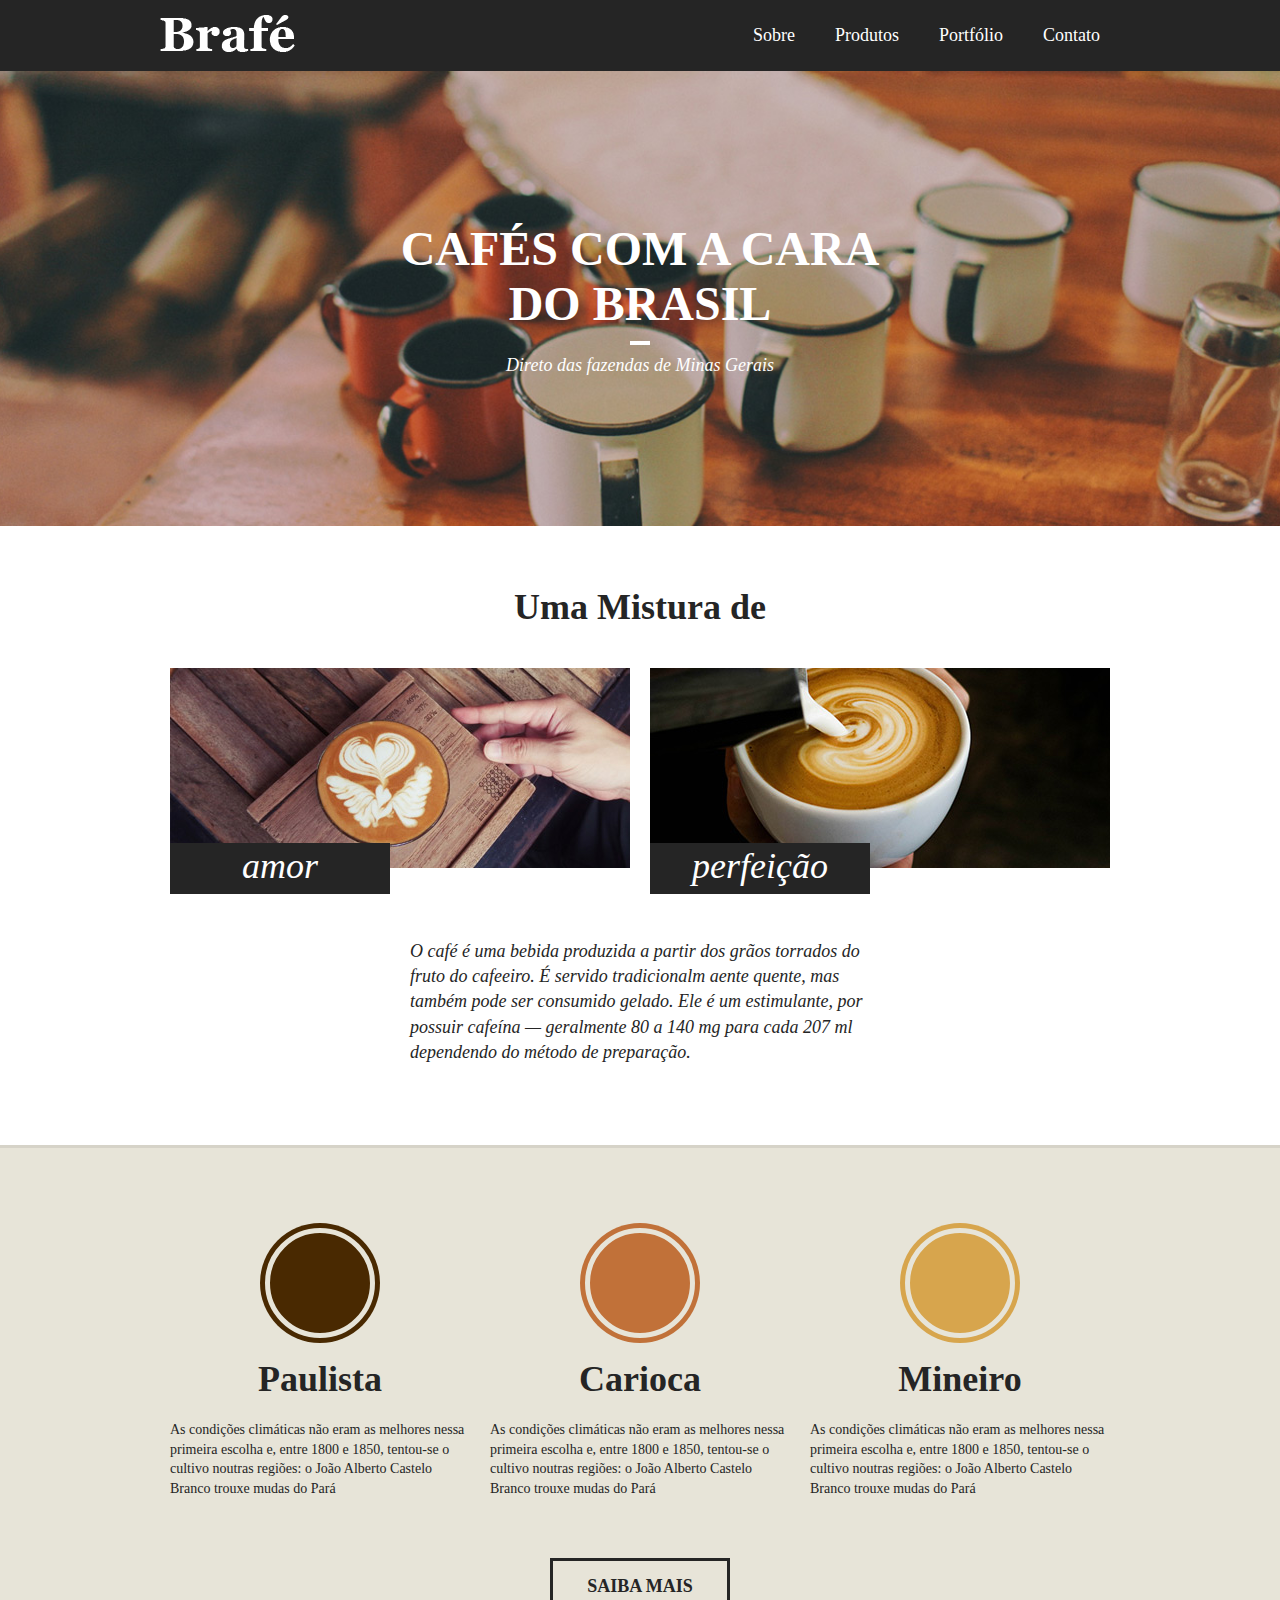
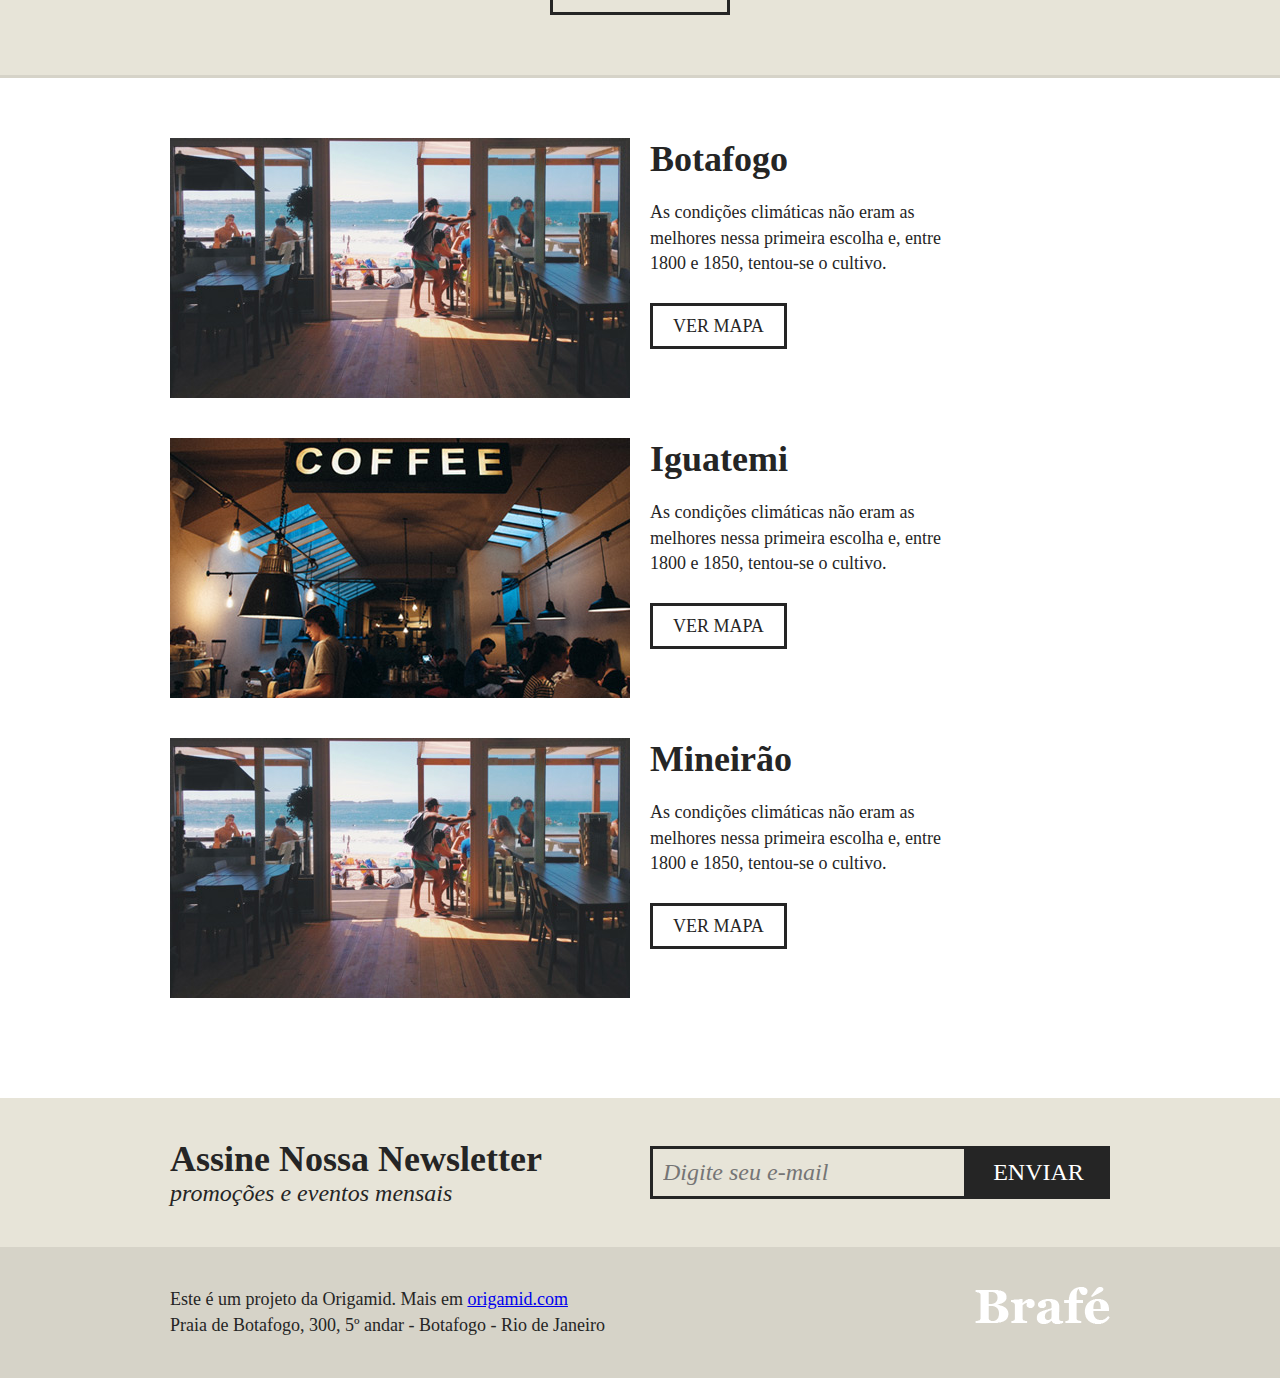
<file: flexbox/index.html>
<!DOCTYPE html>
<html>
  <head>
    <title>Brafé 1 - Flexbox</title>
    <meta charset="utf-8" />
    <meta
      name="viewport"
      content="width=device-width, initial-scale=1, shrink-to-fit=no"
    />
    <link rel="stylesheet" type="text/css" href="css/style.css" />
  </head>
  <body>
    <header class="menu">
      <div class="container">
        <a class="menu-logo" href="#"
          ><img src="img/brafe.png" alt="Brafé"
        /></a>
        <nav class="menu-nav">
          <ul>
            <li><a href="#">Sobre</a></li>
            <li><a href="#">Produtos</a></li>
            <li><a href="#">Portfólio</a></li>
            <li><a href="#">Contato</a></li>
          </ul>
        </nav>
      </div>
    </header>

    <main class="intro">
      <h1>Cafés com a cara<br />do Brasil</h1>
      <p>Direto das fazendas de Minas Gerais</p>
    </main>

    <section class="sobre">
      <h2>Uma Mistura de</h2>
      <div class="container">
        <div class="sobre-item">
          <img src="img/cafe-1.jpg" />
          <h3>amor</h3>
        </div>
        <div class="sobre-item">
          <img src="img/cafe-2.jpg" />
          <h3>perfeição</h3>
        </div>
      </div>
      <p>
        O café é uma bebida produzida a partir dos grãos torrados do fruto do
        cafeeiro. É servido tradicionalm aente quente, mas também pode ser
        consumido gelado. Ele é um estimulante, por possuir cafeína — geralmente
        80 a 140 mg para cada 207 ml dependendo do método de preparação.
      </p>
    </section>

    <section class="produtos">
      <div class="container">
        <div class="produtos-item">
          <h2 class="produtos-paulista">Paulista</h2>
          <p>
            As condições climáticas não eram as melhores nessa primeira escolha
            e, entre 1800 e 1850, tentou-se o cultivo noutras regiões: o João
            Alberto Castelo Branco trouxe mudas do Pará
          </p>
        </div>
        <div class="produtos-item">
          <h2 class="produtos-carioca">Carioca</h2>
          <p>
            As condições climáticas não eram as melhores nessa primeira escolha
            e, entre 1800 e 1850, tentou-se o cultivo noutras regiões: o João
            Alberto Castelo Branco trouxe mudas do Pará
          </p>
        </div>
        <div class="produtos-item">
          <h2 class="produtos-mineiro">Mineiro</h2>
          <p>
            As condições climáticas não eram as melhores nessa primeira escolha
            e, entre 1800 e 1850, tentou-se o cultivo noutras regiões: o João
            Alberto Castelo Branco trouxe mudas do Pará
          </p>
        </div>
      </div>
      <a class="produtos-btn" href="#">Saiba Mais</a>
    </section>

    <section class="locais">
      <div class="locais-item container">
        <div class="locais-img">
          <img src="img/botafogo.jpg" alt="Brafé unidade Botafogo" />
        </div>
        <div class="locais-info">
          <h2>Botafogo</h2>
          <p>
            As condições climáticas não eram as melhores nessa primeira escolha
            e, entre 1800 e 1850, tentou-se o cultivo.
          </p>
          <a href="#">Ver Mapa</a>
        </div>
      </div>

      <div class="locais-item container">
        <div class="locais-img">
          <img src="img/iguatemi.jpg" alt="Brafé unidade Iguatemi" />
        </div>
        <div class="locais-info">
          <h2>Iguatemi</h2>
          <p>
            As condições climáticas não eram as melhores nessa primeira escolha
            e, entre 1800 e 1850, tentou-se o cultivo.
          </p>
          <a href="#">Ver Mapa</a>
        </div>
      </div>

      <div class="locais-item container">
        <div class="locais-img">
          <img src="img/botafogo.jpg" alt="Brafé unidade Mineirão" />
        </div>
        <div class="locais-info">
          <h2>Mineirão</h2>
          <p>
            As condições climáticas não eram as melhores nessa primeira escolha
            e, entre 1800 e 1850, tentou-se o cultivo.
          </p>
          <a href="#">Ver Mapa</a>
        </div>
      </div>
    </section>

    <section class="assine">
      <div class="container">
        <div class="assine-info">
          <h2>Assine Nossa Newsletter</h2>
          <p>promoções e eventos mensais</p>
        </div>
        <form>
          <label>E-mail</label>
          <input type="text" placeholder="Digite seu e-mail" />
          <button type="submit">Enviar</button>
        </form>
      </div>
    </section>

    <footer class="footer">
      <div class="container">
        <p>
          Este é um projeto da Origamid. Mais em
          <a href="https://www.origamid.com">origamid.com</a><br />Praia de
          Botafogo, 300, 5º andar - Botafogo - Rio de Janeiro
        </p>
        <div class="footer-img">
          <img src="img/brafe.png" alt="Brafé" />
        </div>
      </div>
    </footer>
  </body>
</html>
</file>
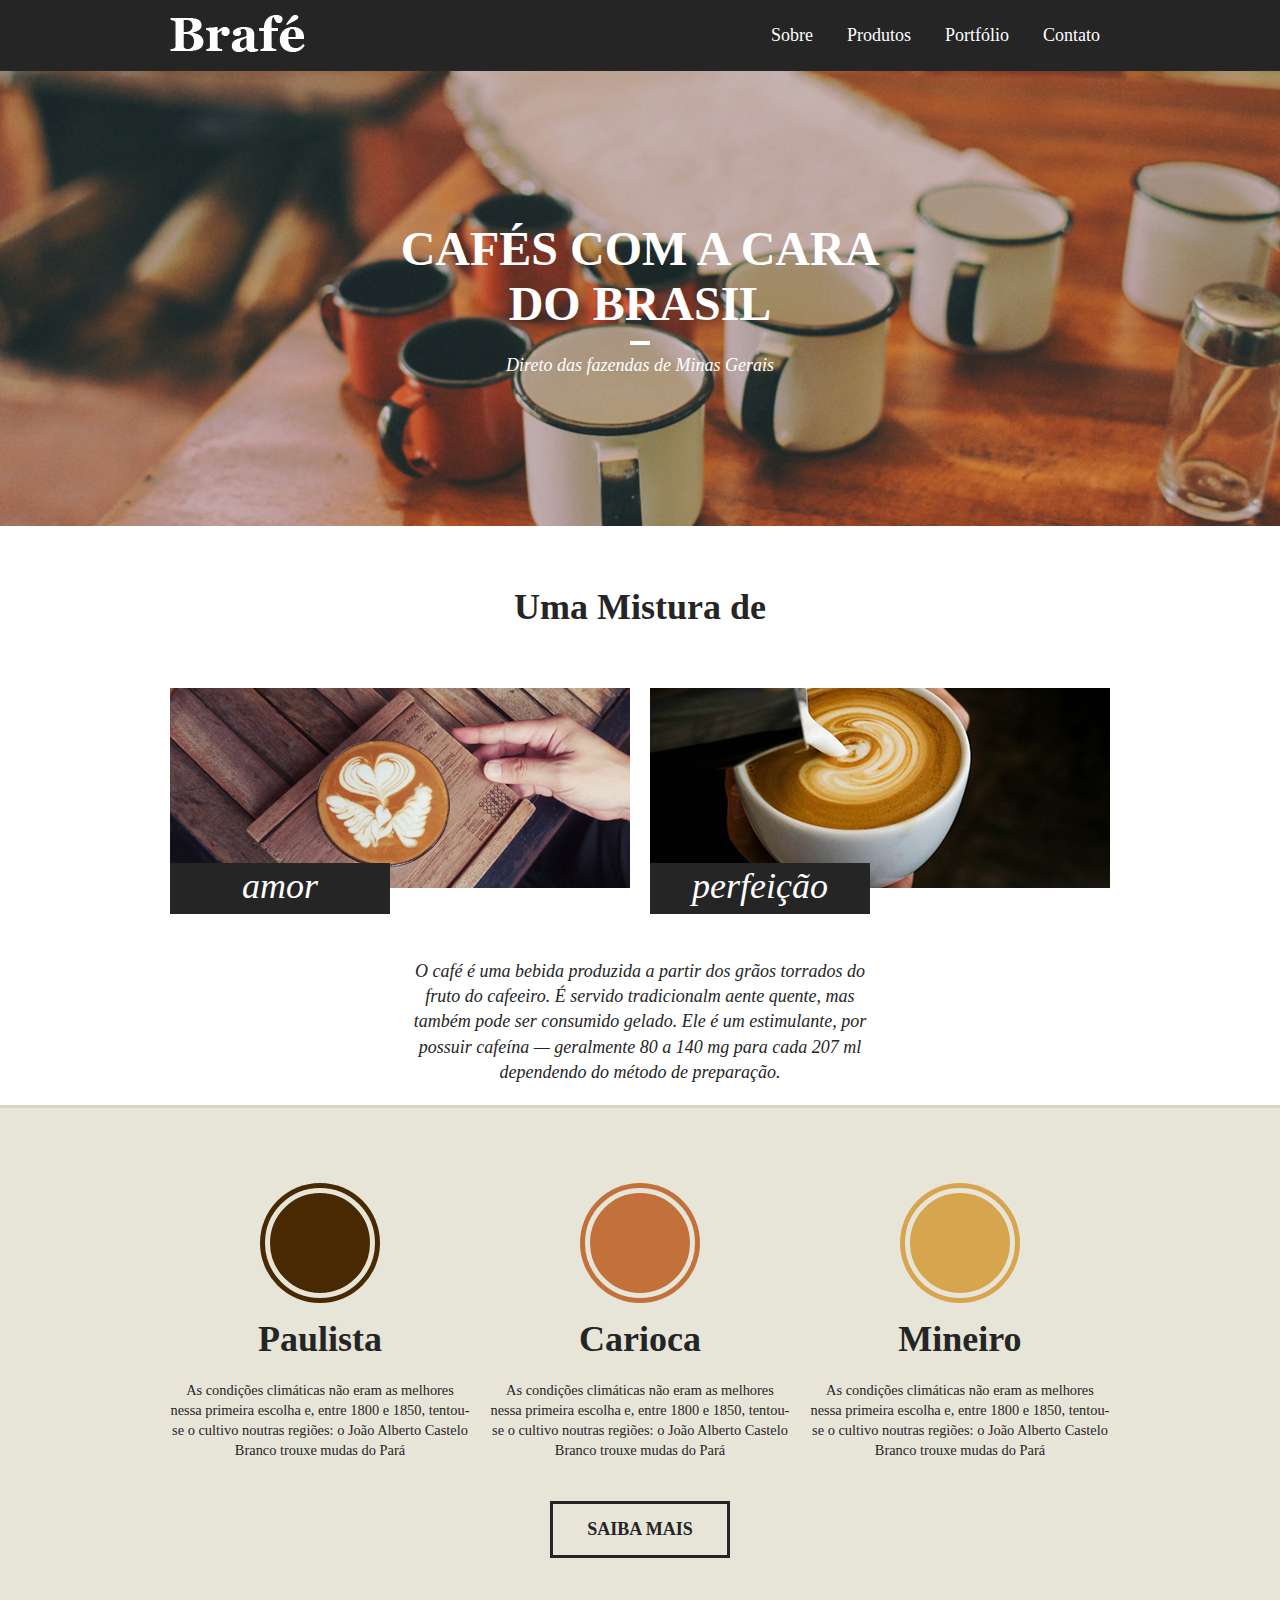
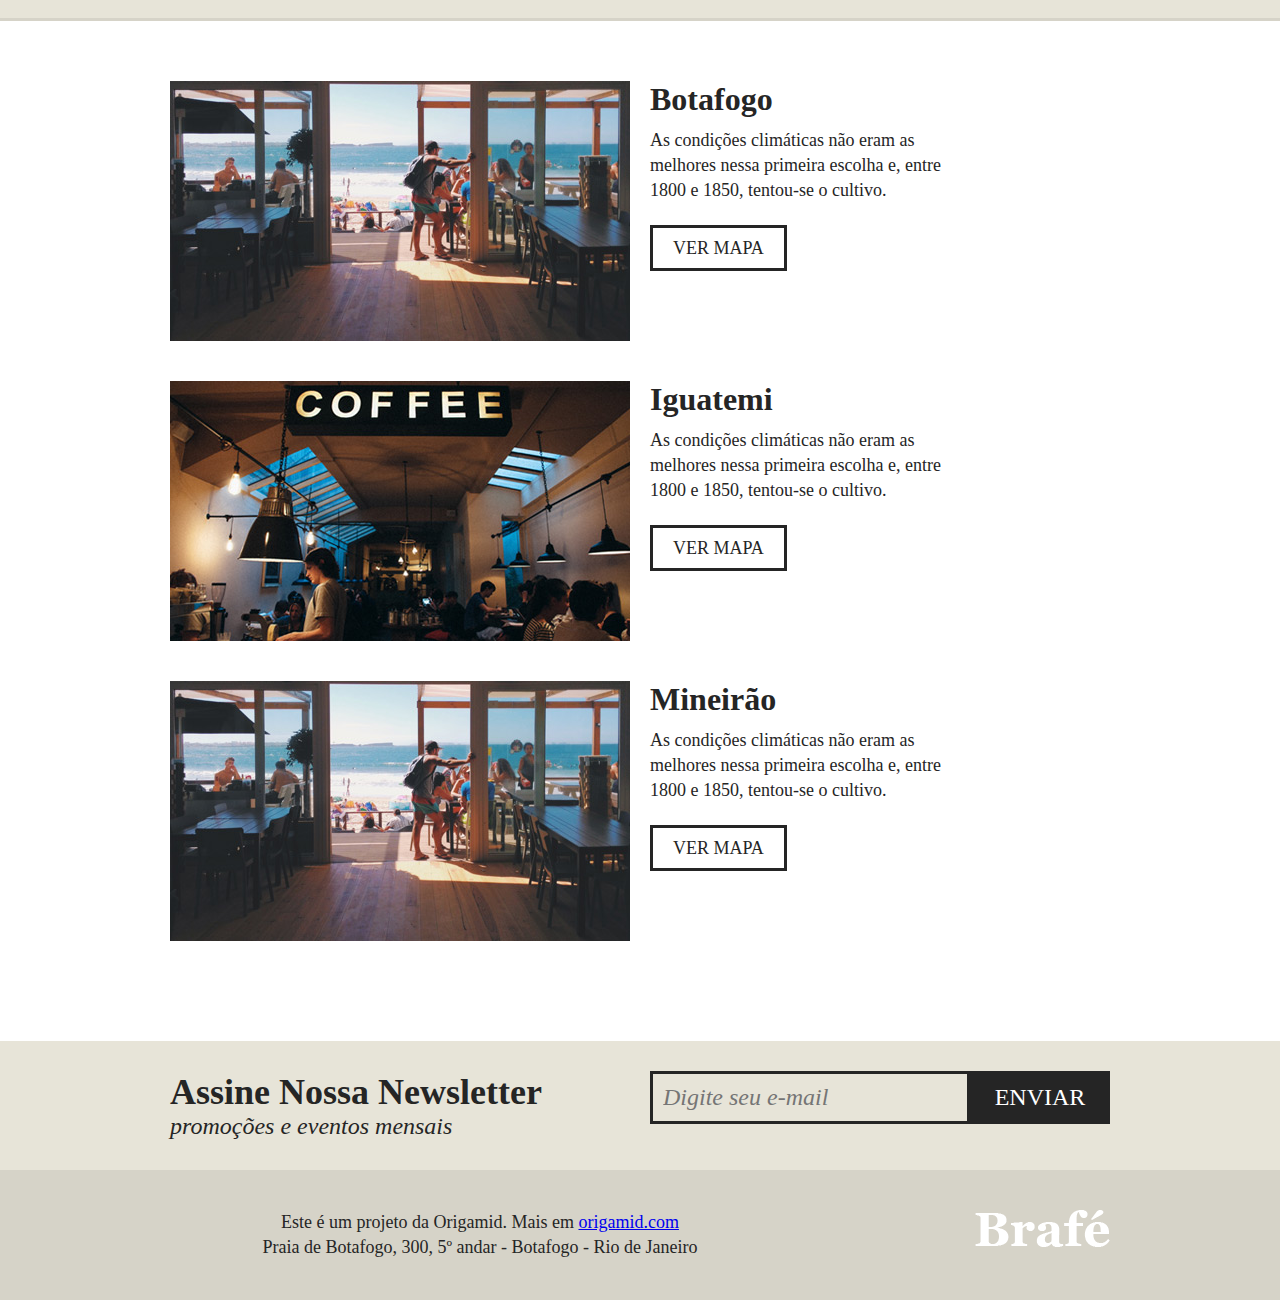
<file: grid/index.html>
<!DOCTYPE html>
<html>
<head>
	<title>Brafé 1</title>
	<meta charset="utf-8">
	<meta name="viewport" content="width=device-width, initial-scale=1, shrink-to-fit=no">
	<link rel="stylesheet" type="text/css" href="css/style.css">
	<link rel="stylesheet" href="./css/grid.css">
</head>
<body>
	
	<header class="menu">
		<div class="container">
			<a class="menu-logo grid-4" href="#"><img src="img/brafe.png" alt="Brafé"></a>	
			<nav class="menu-nav grid-8">
				<ul>
					<li><a href="#">Sobre</a></li>
					<li><a href="#">Produtos</a></li>
					<li><a href="#">Portfólio</a></li>
					<li><a href="#">Contato</a></li>
				</ul>
			</nav>
		</div>
	</header>
	
	<main class="intro">
		<h1>Cafés com a cara<br>do Brasil</h1>
		<p>Direto das fazendas de Minas Gerais</p>
	</main>
	
	<section class="sobre">
		<h2>Uma Mistura de</h2>
		<div class="container">
			<div class="sobre-item grid-6">
				<img src="img/cafe-1.jpg">
				<h3>amor</h3>
			</div>
			<div class="sobre-item grid-6">
				<img src="img/cafe-2.jpg">
				<h3>perfeição</h3>
			</div>
		</div>
		<p>O café é uma bebida produzida a partir dos grãos torrados do fruto do cafeeiro. É servido tradicionalm
aente quente, mas também pode ser consumido gelado. Ele é um estimulante, por possuir cafeína — geralmente 80 a 140 mg para cada 207 ml dependendo do método de preparação.</p>
	</section>
	
	<section class="produtos">
		<div class="container">
			<div class="produtos-item grid-4">
				<h2 class="produtos-paulista">Paulista</h2>
				<p>As condições climáticas não eram as melhores nessa primeira escolha e, entre 1800 e 1850, tentou-se o cultivo noutras regiões: o João Alberto Castelo Branco trouxe mudas do Pará</p>
			</div>
			<div class="produtos-item grid-4">
				<h2 class="produtos-carioca">Carioca</h2>
				<p>As condições climáticas não eram as melhores nessa primeira escolha e, entre 1800 e 1850, tentou-se o cultivo noutras regiões: o João Alberto Castelo Branco trouxe mudas do Pará</p>
			</div>
			<div class="produtos-item grid-4">
				<h2 class="produtos-mineiro">Mineiro</h2>
				<p>As condições climáticas não eram as melhores nessa primeira escolha e, entre 1800 e 1850, tentou-se o cultivo noutras regiões: o João Alberto Castelo Branco trouxe mudas do Pará</p>
			</div>
		</div>
		<a class="produtos-btn" href="#">Saiba Mais</a>
	</section>
	
	<section class="locais">
		<div class="locais-item container">
			<div class="grid-6">
				<img src="img/botafogo.jpg" alt="Brafé unidade Botafogo">
			</div>
			<div class="grid-6">
				<h2>Botafogo</h2>
				<p>As condições climáticas não eram as melhores nessa primeira escolha e, entre 1800 e 1850, tentou-se o cultivo.</p>
				<a href="#">Ver Mapa</a>
			</div>
		</div>
		
		<div class="locais-item container">
			<div class="grid-6">
				<img src="img/iguatemi.jpg" alt="Brafé unidade Iguatemi">
			</div>
			<div class="grid-6">
				<h2>Iguatemi</h2>
				<p>As condições climáticas não eram as melhores nessa primeira escolha e, entre 1800 e 1850, tentou-se o cultivo.</p>
				<a href="#">Ver Mapa</a>
			</div>
		</div>
		
		<div class="locais-item container">
			<div class="grid-6">
				<img src="img/botafogo.jpg" alt="Brafé unidade Mineirão">
			</div>
			<div class="grid-6">
				<h2>Mineirão</h2>
				<p>As condições climáticas não eram as melhores nessa primeira escolha e, entre 1800 e 1850, tentou-se o cultivo.</p>
				<a href="#">Ver Mapa</a>
			</div>
		</div>
	
	</section>
	
	<section class="assine">
		<div class="container">
			<div class="assine-info grid-6">
				<h2>Assine Nossa Newsletter</h2>
				<p>promoções e eventos mensais</p>
			</div>
			<form class="grid-6">
				<label>E-mail</label>
				<input type="text" placeholder="Digite seu e-mail">
				<button type="submit">Enviar</button>
			</form>
		</div>
	</section>
	
	<footer class="footer">
		<div class="container">
			<p class="grid-8">Este é um projeto da Origamid. Mais em <a href="https://www.origamid.com">origamid.com</a><br>Praia de Botafogo, 300, 5º andar - Botafogo - Rio de Janeiro</p>
			<div class="grid-4">
				<img src="img/brafe.png" alt="Brafé">
			</div>
		</div>
	</footer>	
</body>
</html>
</file>
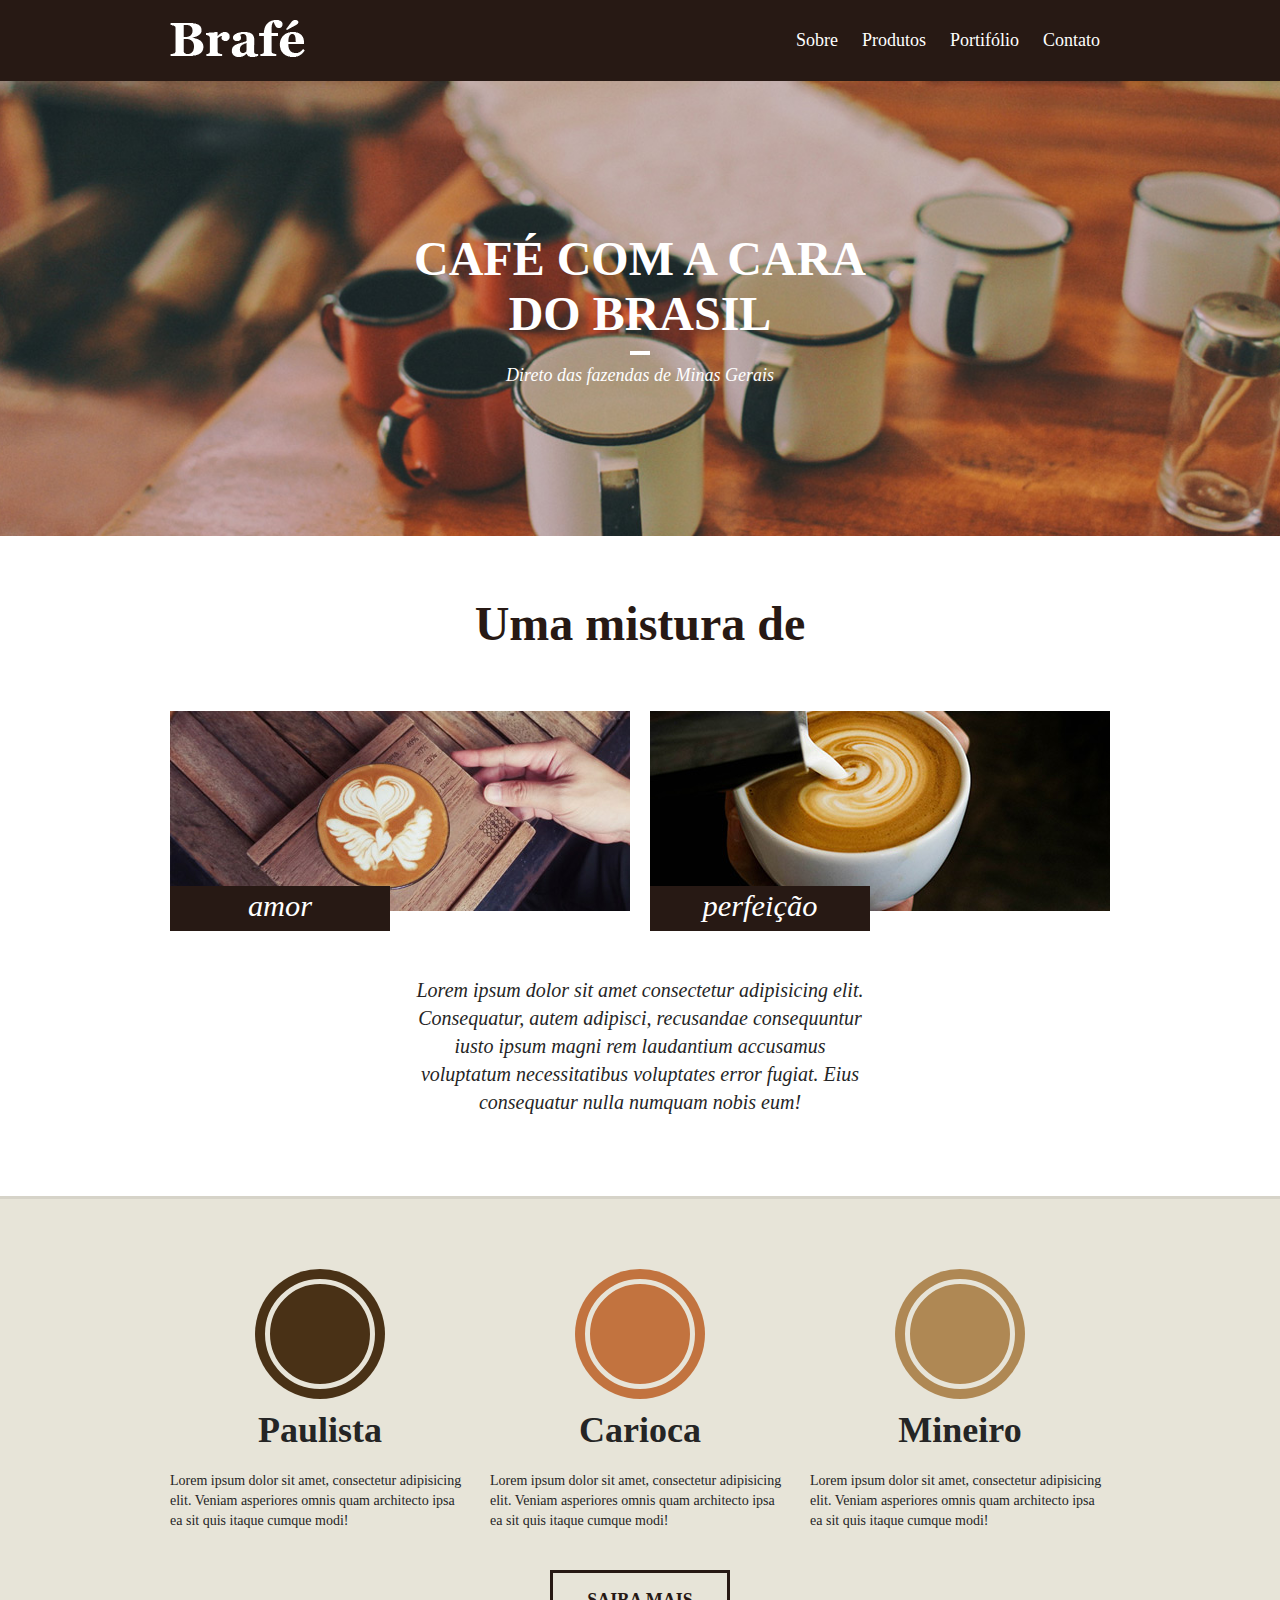
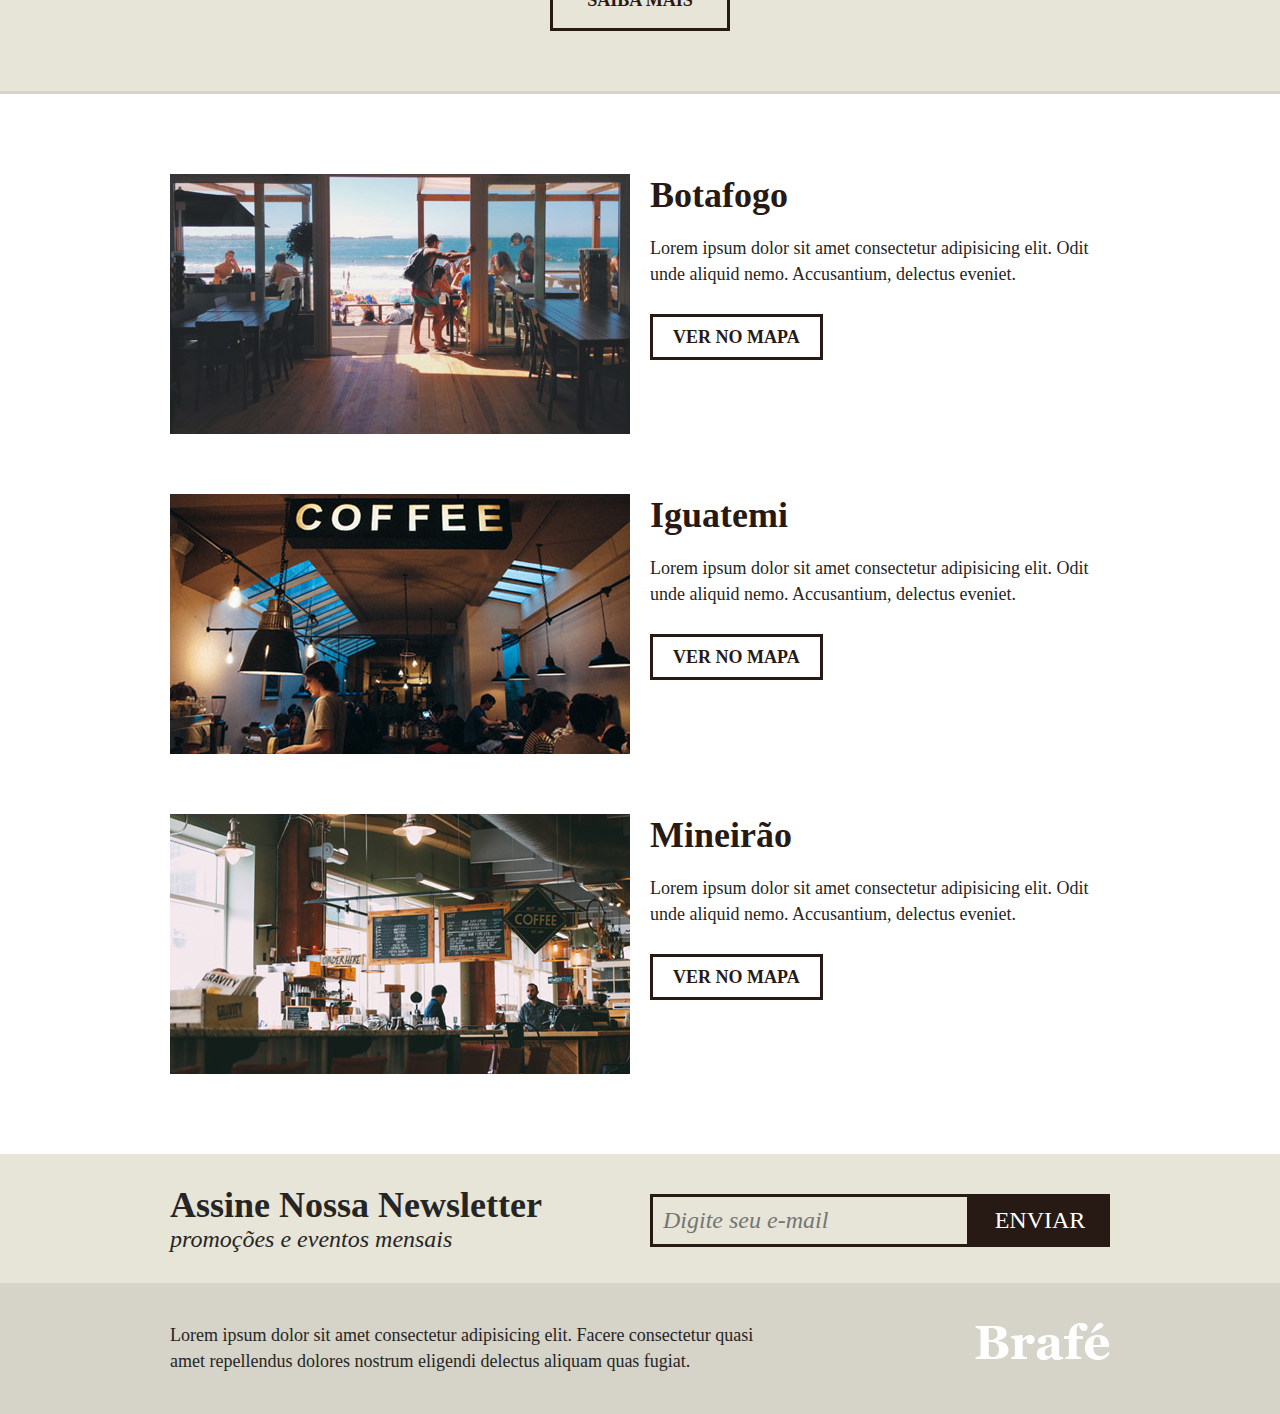
<file: puro/index.html>
<!DOCTYPE html>
<html lang="pt-BR">
  <head>
    <meta charset="UTF-8" />
    <meta http-equiv="X-UA-Compatible" content="IE=edge" />
    <meta
      name="viewport"
      content="width=device-width, initial-scale=1.0, shrink-to-fit=no"
    />

    <link rel="stylesheet" href="./css/style.css" />

    <title>Brafé - Café Brasileiro</title>
  </head>
  <body>
    <header>
      <div class="menu-container">
        <a class="menu-logo" href="#">
            <img src="./img/brafe.png" alt="brafé logo" />
        </a>

        <nav>
          <ul>
            <li><a href="#">Sobre</a></li>
            <li><a href="#">Produtos</a></li>
            <li><a href="#">Portifólio</a></li>
            <li><a href="#">Contato</a></li>
          </ul>
        </nav>
      </div>
    </header>

    <main id="intro">
      <h1>
        Café com a cara <br />
        do Brasil
      </h1>
      <p>Direto das fazendas de Minas Gerais</p>
    </main>

    <section id="sobre">
      <h2>Uma mistura de</h2>
      <div class="sobre-container">
        <div class="sobre-item">
          <img src="./img/cafe-1.jpg" alt="imagem café" />
          <h3>amor</h3>
        </div>
        <div class="sobre-item">
          <img src="./img/cafe-2.jpg" alt="imagem café" />
          <h3>perfeição</h3>
        </div>
      </div>
      <p>
        Lorem ipsum dolor sit amet consectetur adipisicing elit. Consequatur,
        autem adipisci, recusandae consequuntur iusto ipsum magni rem laudantium
        accusamus voluptatum necessitatibus voluptates error fugiat. Eius
        consequatur nulla numquam nobis eum!
      </p>
    </section>

    <section id="produtos">
      <div class="produtos-container">
        <div class="produtos-item">
          <h2 class="paulista">Paulista</h2>
          <p>
            Lorem ipsum dolor sit amet, consectetur adipisicing elit. Veniam
            asperiores omnis quam architecto ipsa ea sit quis itaque cumque
            modi!
          </p>
        </div>
        <div class="produtos-item">
          <h2 class="carioca">Carioca</h2>
          <p>
            Lorem ipsum dolor sit amet, consectetur adipisicing elit. Veniam
            asperiores omnis quam architecto ipsa ea sit quis itaque cumque
            modi!
          </p>
        </div>
        <div class="produtos-item">
          <h2 class="mineiro">Mineiro</h2>
          <p>
            Lorem ipsum dolor sit amet, consectetur adipisicing elit. Veniam
            asperiores omnis quam architecto ipsa ea sit quis itaque cumque
            modi!
          </p>
        </div>
      </div>
      <a href="#" class="produtos-btn">Saiba mais</a>
    </section>

    <section id="locais">
      <div class="locais-item">
        <img src="./img/botafogo.jpg" alt="unidade Botafogo" />
        <div>
          <h2>Botafogo</h2>
          <p>
            Lorem ipsum dolor sit amet consectetur adipisicing elit. Odit unde
            aliquid nemo. Accusantium, delectus eveniet.
          </p>
          <a href="#">Ver no mapa</a>
        </div>
      </div>
      <div class="locais-item">
        <img src="./img/iguatemi.jpg" alt="unidade Iguatemi" />
        <div>
          <h2>Iguatemi</h2>
          <p>
            Lorem ipsum dolor sit amet consectetur adipisicing elit. Odit unde
            aliquid nemo. Accusantium, delectus eveniet.
          </p>
          <a href="#">Ver no mapa</a>
        </div>
      </div>
      <div class="locais-item">
        <img src="./img/mineirao.jpg" alt="unidade Mineirão" />
        <div>
          <h2>Mineirão</h2>
          <p>
            Lorem ipsum dolor sit amet consectetur adipisicing elit. Odit unde
            aliquid nemo. Accusantium, delectus eveniet.
          </p>
          <a href="#">Ver no mapa</a>
        </div>
      </div>
    </section>

    <section id="newsletter">
      <div class="news-container">
        <div class="news-info">
          <h2>Assine nossa newsletter</h2>
          <p>promoções e eventos mensais</p>
        </div>
        <form>
          <input type="text" id="inp-email" placeholder="Digite seu e-mail" />
          <button type="submit">ENVIAR</button>
        </form>
      </div>
    </section>

    <footer id="footer">
      <div class="footer-container">
        <p>
          Lorem ipsum dolor sit amet consectetur adipisicing elit. Facere
          consectetur quasi <br />
          amet repellendus dolores nostrum eligendi delectus aliquam quas
          fugiat.
        </p>
        <img src="./img/brafe.png" alt="brafé logo" />
      </div>
    </footer>
  </body>
</html>
</file>
<file: grid/css/grid.css>
.container {
  max-width: 960px;
  margin: 0 auto;
}
.container::after,
.container::before {
  content: "";
  display: table;
  clear: both;
}

.grid-1,
.grid-2,
.grid-3,
.grid-4,
.grid-5,
.grid-6,
.grid-7,
.grid-8,
.grid-9,
.grid-10,
.grid-11,
.grid-12 {
  margin: 0 10px;
  float: left;
  display: block;
  min-height: 1px;
}

.grid-1 {
  width: calc(8.333% - 20px);
}
.grid-2 {
  width: calc(16.666% - 20px);
}
.grid-3 {
  width: calc(25% - 20px);
}
.grid-4 {
  width: calc(33.333% - 20px);
}
.grid-5 {
  width: calc(41.666% - 20px);
}
.grid-6 {
  width: calc(50% - 20px);
}
.grid-7 {
  width: calc(58.333% - 20px);
}
.grid-8 {
  width: calc(66.666% - 20px);
}
.grid-9 {
  width: calc(75% - 20px);
}
.grid-10 {
  width: calc(83.333% - 20px);
}
.grid-11 {
  width: calc(91.666% - 20px);
}
.grid-12 {
  width: calc(100% - 20px);
}

@media screen and (max-width: 739px) {
  .container {
    max-width: 300px;
  }
  .grid-1,
  .grid-2,
  .grid-3,
  .grid-4,
  .grid-5,
  .grid-6,
  .grid-7,
  .grid-8,
  .grid-9,
  .grid-10,
  .grid-11,
  .grid-12 {
    width: 100%;
    margin: 0;
    float: none;
  }
}
</file>
<file: puro/css/style.css>
* {
  padding: 0;
  margin: 0;
  -webkit-box-sizing: border-box;
          box-sizing: border-box;
}

body {
  font-family: Georgia, "Times New Roman", Times, serif;
  color: #252525;
}

header {
  background-color: #271914;
  padding: 20px;
}

header .menu-container {
  max-width: 960px;
  margin: 0 auto;
}

header .menu-container::after, header .menu-container::before {
  content: "";
  display: table;
  clear: both;
}

header .menu-container .menu-logo {
  display: block;
  float: left;
  margin-left: 10px;
}

header .menu-container nav {
  float: right;
  margin-right: 10px;
}

header .menu-container nav li {
  display: inline-block;
}

header .menu-container nav li a {
  display: block;
  padding: 10px;
  text-decoration: none;
  color: #fff;
  font-size: 1.125em;
}

@media only screen and (max-width: 739px) {
  header .menu-container {
    text-align: center;
  }
  header .menu-container .menu-logo,
  header .menu-container nav {
    float: none;
    clear: both;
    margin: 5px 0;
  }
}

main#intro {
  background: url(../img/bg-intro.jpg) no-repeat center center;
  background-size: cover;
  padding: 150px 0;
  text-align: center;
  color: #fff;
}

main#intro h1 {
  text-transform: uppercase;
  font-size: 3em;
}

main#intro h1::after {
  content: "";
  display: block;
  background-color: #fff;
  width: 20px;
  height: 4px;
  margin: 10px auto;
}

main#intro p {
  font-size: 1.125em;
  font-style: italic;
}

@media only screen and (max-width: 739px) {
  main#intro {
    padding: 60px 0;
  }
}

section#sobre {
  padding: 60px 0;
}

section#sobre h2 {
  text-align: center;
  font-size: 3em;
  margin-bottom: 60px;
  color: #271914;
}

section#sobre > p {
  font-size: 1.25em;
  line-height: 1.4em;
  font-style: italic;
  text-align: center;
  margin: 20px auto;
  max-width: 460px;
}

section#sobre .sobre-container {
  max-width: 960px;
  margin: 0 auto;
}

section#sobre .sobre-container::after, section#sobre .sobre-container::before {
  content: "";
  display: table;
  clear: both;
}

section#sobre .sobre-container .sobre-item {
  float: left;
  max-width: 460px;
  margin: 0 10px;
}

section#sobre .sobre-container .sobre-item img {
  display: block;
  max-width: 100%;
}

section#sobre .sobre-container .sobre-item h3 {
  font-size: 1.9em;
  line-height: 1em;
  background-color: #271914;
  width: 220px;
  color: #fff;
  font-style: italic;
  font-weight: normal;
  text-align: center;
  padding: 5px 0 10px 0;
  position: relative;
  top: -25px;
}

@media only screen and (min-width: 740px) and (max-width: 980px) {
  section#sobre .sobre-container {
    max-width: 720px;
  }
  section#sobre .sobre-container .sobre-item {
    max-width: 340px;
  }
}

@media only screen and (max-width: 739px) {
  section#sobre {
    padding: 40px 0;
  }
  section#sobre h2 {
    margin-bottom: 40px;
  }
  section#sobre .sobre-container {
    max-width: 300px;
  }
  section#sobre .sobre-container .sobre-item {
    width: 300px;
    margin: 0 auto;
  }
}

section#produtos {
  background-color: #e7e4d8;
  border-top: 3px solid #d6d3c8;
  border-bottom: 3px solid #d6d3c8;
  padding: 60px 0;
}

section#produtos .produtos-container {
  max-width: 960px;
  margin: 0 auto;
}

section#produtos .produtos-container::before, section#produtos .produtos-container::after {
  content: "";
  display: table;
  clear: both;
}

section#produtos .produtos-container .produtos-item {
  max-width: 300px;
  float: left;
  margin: 0 10px 20px 10px;
}

section#produtos .produtos-container .produtos-item h2 {
  text-align: center;
  font-size: 2.25em;
  margin-bottom: 20px;
}

section#produtos .produtos-container .produtos-item h2::before {
  content: "";
  display: block;
  width: 100px;
  height: 100px;
  background: currentColor;
  margin: 20px auto;
  border-radius: 50%;
  border: 5px solid #e7e4d8;
  -webkit-box-shadow: 0 0 0 10px currentColor;
          box-shadow: 0 0 0 10px currentColor;
}

section#produtos .produtos-container .produtos-item h2.paulista::before {
  color: #493116;
}

section#produtos .produtos-container .produtos-item h2.carioca::before {
  color: #c2733f;
}

section#produtos .produtos-container .produtos-item h2.mineiro::before {
  color: #af8854;
}

section#produtos .produtos-container .produtos-item p {
  font-size: 0.875em;
  line-height: 1.4em;
}

section#produtos .produtos-btn {
  display: block;
  width: 180px;
  text-align: center;
  text-decoration: none;
  text-transform: uppercase;
  font-size: 1.125em;
  font-weight: bold;
  line-height: 1.4em;
  color: #271914;
  border: 3px solid #271914;
  padding: 15px;
  margin: 20px auto 0 auto;
}

@media only screen and (min-width: 740px) and (max-width: 980px) {
  section#produtos .produtos-container {
    max-width: 720px;
  }
  section#produtos .produtos-container .produtos-item {
    width: 220px;
  }
}

@media only screen and (max-width: 739px) {
  section#produtos .produtos-container {
    max-width: 300px;
  }
  section#produtos .produtos-container .produtos-item {
    margin: 0 auto 50px auto;
  }
}

section#locais {
  max-width: 960px;
  margin: 0 auto;
  padding: 20px 0;
}

section#locais .locais-item {
  clear: both;
  margin: 60px auto;
}

section#locais .locais-item::after, section#locais .locais-item::before {
  content: "";
  display: table;
  clear: both;
}

section#locais .locais-item img {
  max-width: 460px;
  display: block;
  float: left;
  margin: 0 10px;
}

section#locais .locais-item > div {
  max-width: 460px;
  float: left;
  margin: 0 10px;
}

section#locais .locais-item h2 {
  font-size: 2.25em;
  margin-bottom: 20px;
  color: #271914;
}

section#locais .locais-item p {
  font-size: 1.125em;
  line-height: 1.4em;
  max-width: 460px;
  margin-bottom: 40px;
}

section#locais .locais-item a {
  font-size: 1.125em;
  font-weight: bold;
  text-transform: uppercase;
  text-decoration: none;
  border: 3px solid;
  color: #271914;
  padding: 10px 20px;
}

@media only screen and (min-width: 740px) and (max-width: 980px) {
  section#locais {
    max-width: 720px;
  }
  section#locais .locais-item > div {
    width: 340px;
  }
  section#locais .locais-item > img {
    width: 340px;
  }
}

@media only screen and (max-width: 739px) {
  section#locais {
    width: 300px;
  }
  section#locais .locais-item > div,
  section#locais .locais-item > img {
    width: 300px;
    margin: 0;
  }
}

section#newsletter {
  background-color: #e7e4d8;
  padding: 30px 0;
}

section#newsletter .news-container {
  max-width: 960px;
  margin: 0px auto;
}

section#newsletter .news-container::after, section#newsletter .news-container::before {
  content: "";
  display: table;
  clear: both;
}

section#newsletter .news-container .news-info {
  width: 460px;
  margin: 0 10px;
  float: left;
}

section#newsletter .news-container .news-info h2 {
  font-size: 2.25em;
  text-transform: capitalize;
}

section#newsletter .news-container .news-info p {
  font-size: 1.5em;
  font-style: italic;
}

section#newsletter .news-container form {
  width: 460px;
  margin: 10px 10px 0 10px;
  float: left;
}

section#newsletter .news-container form input {
  width: 320px;
  font-family: Georgia, "Times New Roman", Times, serif;
  font-style: italic;
  font-size: 1.5em;
  border: 3px solid #271914;
  background: none;
  padding: 10px;
  float: left;
}

section#newsletter .news-container form button {
  background-color: #271914;
  border: none;
  font-family: Georgia, "Times New Roman", Times, serif;
  font-size: 1.5em;
  width: 140px;
  padding: 13px 0;
  color: white;
  cursor: pointer;
}

@media only screen and (min-width: 740px) and (max-width: 980px) {
  section#newsletter .news-container {
    max-width: 720px;
  }
  section#newsletter .news-container .news-info {
    width: 340px;
  }
  section#newsletter .news-container form {
    width: 340px;
  }
  section#newsletter .news-container form input {
    width: 340px;
  }
}

@media only screen and (max-width: 739px) {
  section#newsletter .news-container {
    max-width: 300px;
  }
  section#newsletter .news-container .news-info,
  section#newsletter .news-container form,
  section#newsletter .news-container input {
    width: 300px;
    margin: 10px 0 0 0;
  }
}

footer#footer {
  background: #d6d3c8;
  padding: 40px 0;
}

footer#footer .footer-container {
  max-width: 960px;
  margin: 0 auto;
}

footer#footer .footer-container::before, footer#footer .footer-container::after {
  content: "";
  display: table;
  clear: both;
}

footer#footer .footer-container p {
  float: left;
  margin: 0 10px;
  font-size: 1.125em;
  line-height: 1.4em;
  text-align: start;
}

footer#footer .footer-container img {
  float: right;
  margin: 0 10px;
  display: block;
}

@media only screen and (min-width: 740px) and (max-width: 980px) {
  footer#footer .footer-container {
    max-width: 720px;
  }
  footer#footer .footer-container p {
    width: 500px;
  }
}

@media only screen and (max-width: 739px) {
  footer#footer .footer-container {
    max-width: 300px;
  }
  footer#footer .footer-container p {
    float: none;
    margin-bottom: 20px;
  }
  footer#footer .footer-container img {
    float: none;
    margin: 0 auto;
  }
}
/*# sourceMappingURL=style.css.map */
</file>
<file: flexbox/css/style.css>
/* Reset */

body,
h1,
h2,
h3,
p,
ul {
  padding: 0px;
  margin: 0px;
}

body {
  font-family: Georgia, serif;
  color: #252525;
}

* {
  box-sizing: border-box;
}

.container {
  display: flex;
  max-width: 960px;
  margin: 0 auto;
}

/* Menu */

.menu {
  background: #252525;
  padding: 15px 0;
}

.menu-nav {
  flex: 1;
  align-self: center;
}

.menu-nav ul {
  display: flex;
  float: right;
  list-style: none;
}

.menu-nav ul li a {
  text-decoration: none;
  color: #fff;
  font-size: 1.125em;
  padding: 10px 20px;
}

/* Intro */

.intro {
  background: url("../img/bg-intro.jpg") no-repeat center center;
  background-size: cover;
  color: #fff;
  padding: 150px 0;
  text-align: center;
}

.intro h1 {
  text-transform: uppercase;
  font-size: 3em;
}

.intro h1::after {
  content: "";
  display: block;
  width: 20px;
  height: 4px;
  background: #fff;
  margin: 10px auto;
}

.intro p {
  font-style: italic;
  font-size: 1.125em;
}

/* Sobre */

.sobre {
  padding: 60px 0;
}

.sobre h2 {
  font-size: 2.25em;
  text-align: center;
  margin-bottom: 40px;
}

.sobre-item {
  flex: 1;
  margin: 0 10px;
}

.sobre-item img {
  display: block;
  max-width: 100%;
}

.sobre-item h3 {
  font-size: 2.25em;
  line-height: 1em;
  background: #252525;
  color: #fff;
  font-style: italic;
  font-weight: normal;
  text-align: center;
  position: relative;
  top: -25px;
  width: 220px;
  padding: 5px 0 10px 0;
}

.sobre > p {
  font-size: 1.125em;
  line-height: 1.4em;
  font-style: italic;
  margin: 20px auto;
  max-width: 460px;
}

/* Produtos */

.produtos {
  background: #e7e4d8;
  border-top: 3px solid #d6d3c8;
  border-bottom: 3px solid #d6d3c8;
  padding: 60px 0;
}

.produtos-item {
  flex: 1;
  margin: 0 10px 40px 10px;
}

.produtos-item h2 {
  font-size: 2.25em;
  text-align: center;
  margin-bottom: 20px;
}

.produtos-item h2::before {
  content: "";
  display: block;
  width: 100px;
  height: 100px;
  background: currentColor;
  border-radius: 50%;
  border: 5px solid #e7e4d8;
  box-shadow: 0 0 0 5px currentColor;
  margin: 20px auto;
}

h2.produtos-paulista::before {
  color: #492901;
}

h2.produtos-carioca::before {
  color: #c17139;
}

h2.produtos-mineiro::before {
  color: #d7a54d;
}

.produtos-item p {
  font-size: 0.875em;
  line-height: 1.4em;
}

.produtos-btn {
  display: block;
  width: 180px;
  border: 3px solid #252525;
  color: #252525;
  text-decoration: none;
  text-align: center;
  font-size: 1.125em;
  font-weight: bold;
  text-transform: uppercase;
  padding: 15px 0;
  margin: 20px auto 0 auto;
}

/* Locais */

.locais {
  padding: 60px 0;
}

.locais-item {
  margin-bottom: 40px;
}

.locais-img,
.locais-info {
  flex: 1;
  margin: 0 10px;
}

.locais-img img {
  display: block;
  max-width: 100%;
}

.locais-item h2 {
  font-size: 2.25em;
  margin-bottom: 20px;
}

.locais-item p {
  max-width: 320px;
  font-size: 1.125em;
  line-height: 1.4em;
  margin-bottom: 40px;
}

.locais-item a {
  font-size: 1.125em;
  text-transform: uppercase;
  text-decoration: none;
  border: 3px solid;
  color: #252525;
  padding: 10px 20px;
}

/* Assine */

.assine {
  background: #e7e4d8;
  padding: 40px 0;
}

.assine-info {
  flex: 1;
  margin: 0 10px;
}

.assine-info h2 {
  font-size: 2.25em;
}

.assine-info p {
  font-size: 1.5em;
  font-style: italic;
}

.assine form {
  display: flex;
  flex: 1;
  align-self: center;
  flex-wrap: wrap;
  margin: 0 10px;
}

.assine form label {
  display: none;
}

.assine input {
  flex: 1;
  border: 3px solid #252525;
  background: none;
  font-size: 1.5em;
  font-style: italic;
  font-family: Georgia, serif;
  padding: 10px;
}

.assine button {
  flex: 1;
  background: #252525;
  border: none;
  font-family: Georgia, serif;
  text-transform: uppercase;
  font-size: 1.5em;
  color: #fff;
  cursor: pointer;
  padding: 13px;
}

/*Footer*/

.footer {
  background: #d6d3c8;
  padding: 40px 0;
}

.footer p {
  flex: 1;
  font-size: 1.125em;
  line-height: 1.4em;
  margin: 0 10px;
}

.footer-img {
  margin: 0 10px;
}
</file>
<file: grid/css/style.css>
/* Reset */

body,
h1,
h2,
h3,
p,
ul {
  padding: 0px;
  margin: 0px;
}

body {
  font-family: Georgia, serif;
  color: #252525;
}

* {
  box-sizing: border-box;
}

img {
  max-width: 100%;
  display: block;
}

/* Menu */

.menu {
  background: #252525;
  padding: 15px 0;
}

.menu-nav ul {
  float: right;
}

.menu-nav ul li {
  display: inline-block;
}

.menu-nav a {
  display: block;
  text-decoration: none;
  color: #fff;
  font-size: 1.125em;
  margin-left: 10px;
  padding: 10px;
}

@media screen and (max-width: 739px) {
  .menu-nav ul {
    float: none;
  }
  .menu-nav ul li a {
    margin-left: 0;
    padding-left: 0;
    padding-right: 9px;
  }
  a.menu-logo {
    display: block;
    width: 150px;
    margin: 0 auto;
  }
}

/* Intro */

.intro {
  background: url("../img/bg-intro.jpg") no-repeat center center;
  background-size: cover;
  color: #fff;
  padding: 150px 0;
  text-align: center;
}

.intro h1 {
  text-transform: uppercase;
  font-size: 3em;
}

.intro h1::after {
  content: "";
  display: block;
  width: 20px;
  height: 4px;
  background: #fff;
  margin: 10px auto;
}

.intro p {
  font-style: italic;
  font-size: 1.125em;
}

@media screen and (max-width: 739px) {
  .intro {
    padding: 60px 15px;
  }
  .intro h1 {
    font-size: 2em;
  }
}

/* Sobre */

.sobre h2 {
  font-size: 2.25em;
  text-align: center;
  padding: 60px;
}

.sobre-item h3 {
  width: 220px;
  font-size: 2.25em;
  line-height: 1em;
  background: #252525;
  color: #fff;
  font-style: italic;
  font-weight: normal;
  text-align: center;
  position: relative;
  top: -25px;
  padding: 5px 0 10px 0;
}

.sobre > p {
  max-width: 460px;
  margin: 20px auto;
  text-align: center;
  font-size: 1.125em;
  line-height: 1.4em;
  font-style: italic;
}

/* Produtos */

.produtos {
  background: #e7e4d8;
  border-top: 3px solid #d6d3c8;
  border-bottom: 3px solid #d6d3c8;
  padding: 60px;
}

.produtos-item {
  margin-bottom: 40px;
}

.produtos-item h2 {
  font-size: 2.25em;
  text-align: center;
  margin-bottom: 20px;
}

.produtos-item h2::before {
  content: "";
  display: block;
  width: 100px;
  height: 100px;
  background: currentColor;
  border-radius: 50%;
  border: 5px solid #e7e4d8;
  box-shadow: 0 0 0 5px currentColor;
  margin: 20px auto;
}

h2.produtos-paulista::before {
  color: #492901;
}

h2.produtos-carioca::before {
  color: #c17139;
}

h2.produtos-mineiro::before {
  color: #d7a54d;
}

.produtos-item p {
  font-size: 0.9em;
  line-height: 1.4em;
  text-align: center;
  margin-bottom: 40px;
}

.produtos-btn {
  display: block;
  width: 180px;
  padding: 15px 0;
  margin: 0 auto;
  border: 3px solid #252525;
  color: #252525;
  text-decoration: none;
  text-align: center;
  font-size: 1.125em;
  font-weight: bold;
  text-transform: uppercase;
}

/* Locais */
.locais {
  padding: 60px 0;
}

.locais-item {
  padding-bottom: 40px;
}

.locais-item h2 {
  font-size: 2em;
  margin-bottom: 10px;
}

.locais-item p {
  font-size: 1.125em;
  line-height: 1.4em;
  max-width: 320px;
  margin-bottom: 35px;
}

.locais-item a {
  font-size: 1.125em;
  text-transform: uppercase;
  text-decoration: none;
  padding: 10px 20px;
  border: 3px solid;
  color: #252525;
}

/* Assine */

.assine {
  background: #e7e4d8;
  padding: 30px 0;
}

.assine-info h2 {
  font-size: 2.25em;
}

.assine-info p {
  font-size: 1.5em;
  font-style: italic;
}

.assine form label {
  display: none;
}

.assine input {
  border: 3px solid #252525;
  background: none;
  font-size: 1.5em;
  font-style: italic;
  font-family: Georgia, serif;
  width: calc(100% - 140px);
  padding: 10px;
  float: left;
}

.assine button {
  background: #252525;
  border: none;
  font-family: Georgia, serif;
  text-transform: uppercase;
  font-size: 1.5em;
  color: #fff;
  cursor: pointer;
  width: 140px;
  padding: 13px 0;
}

@media screen and (max-width: 739px) {
  .assine input {
    float: none;
    width: 100%;
  }
}

/*Footer*/

.footer {
  background: #d6d3c8;
  padding: 40px 0;
}

.footer img {
  float: right;
}

.footer p {
  text-align: center;
  font-size: 1.125em;
  line-height: 1.4em;
}

@media screen and (max-width: 739px) {
  .footer img {
    float: none;
    margin: 10px auto 0 auto;
  }
}
</file>
